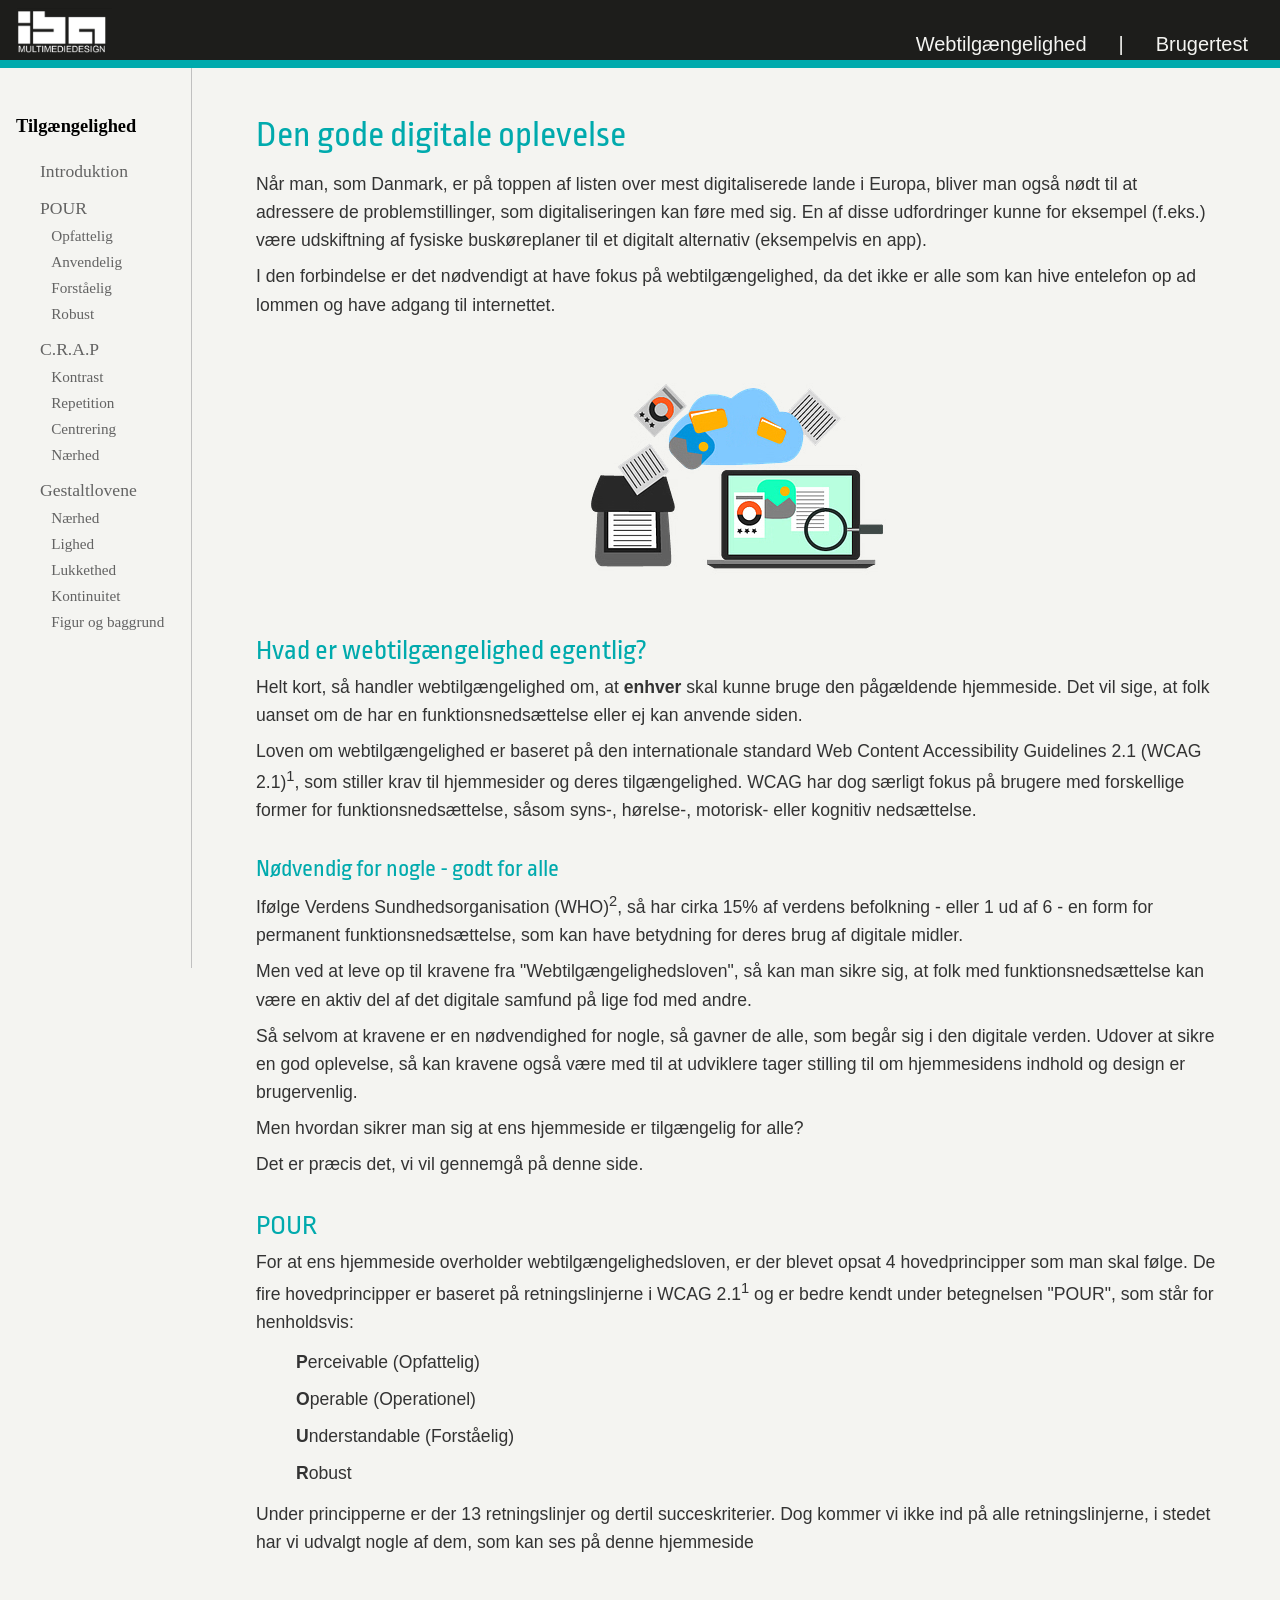
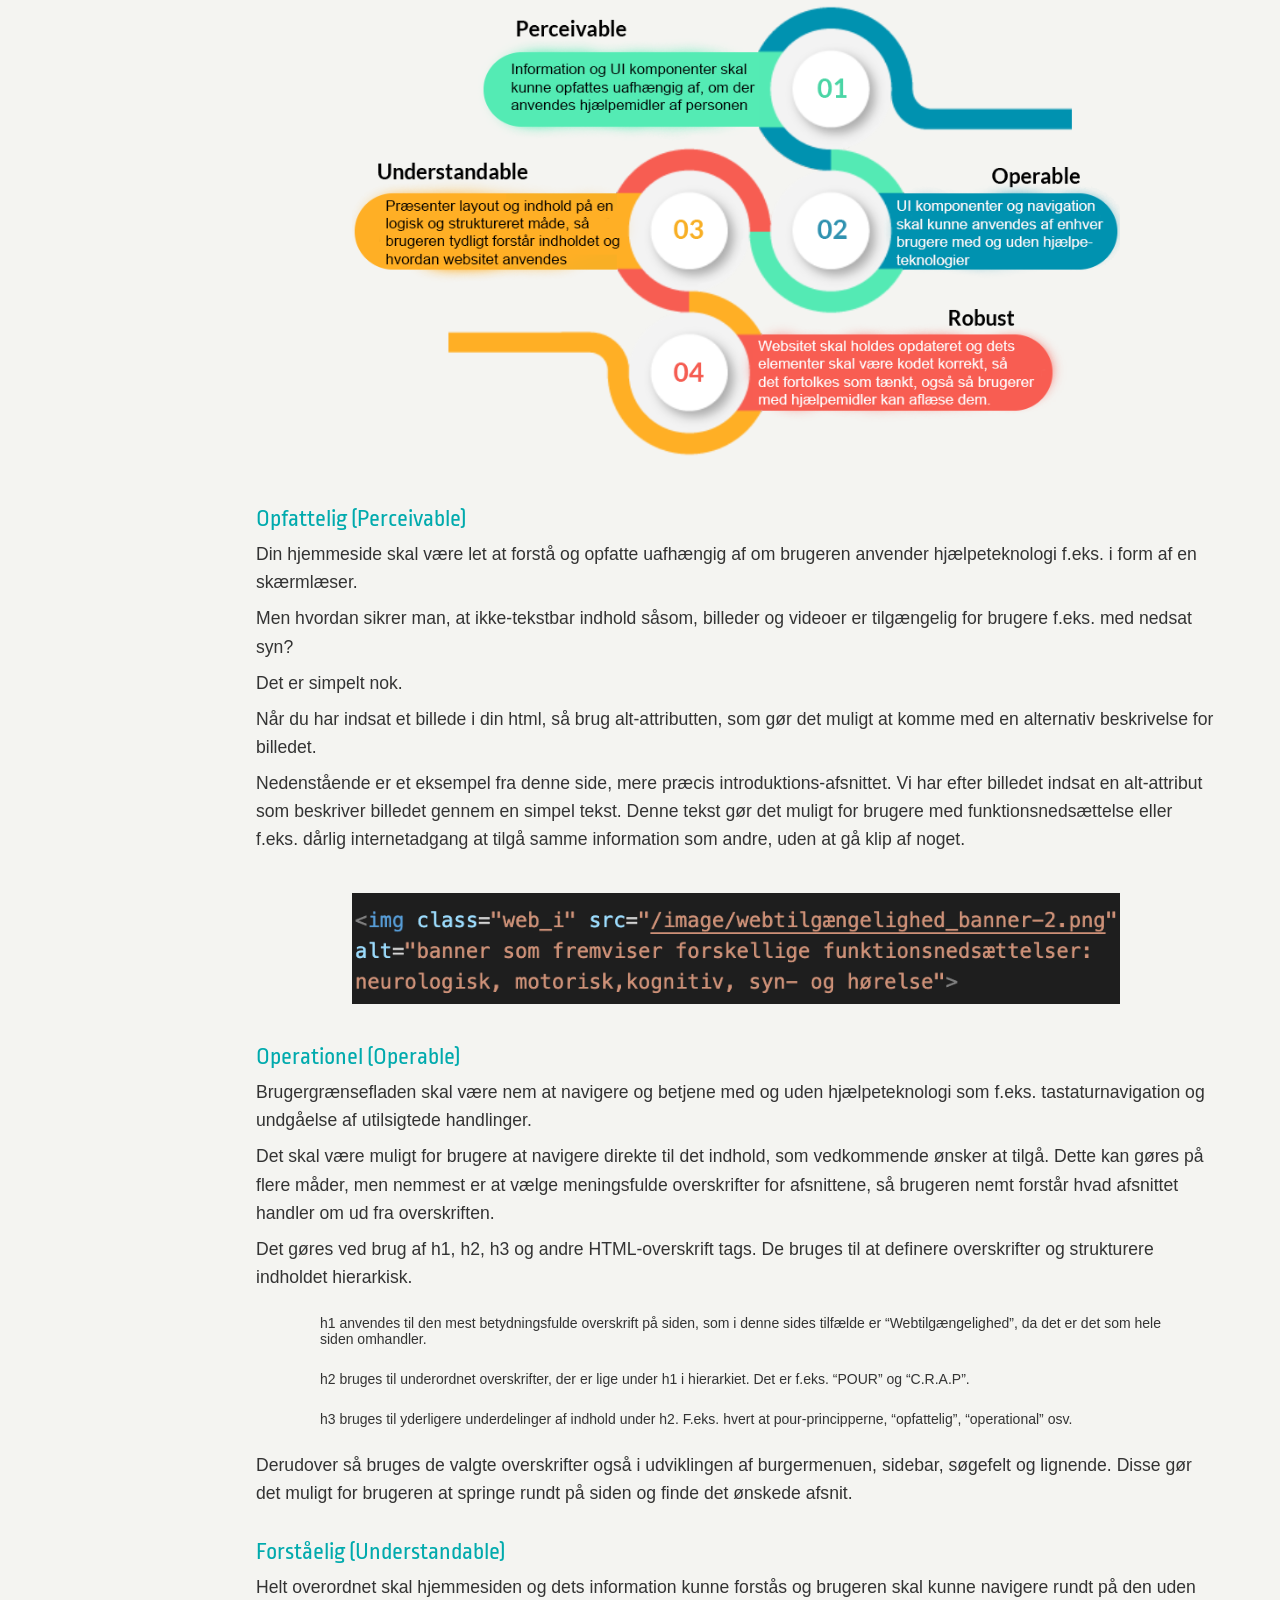
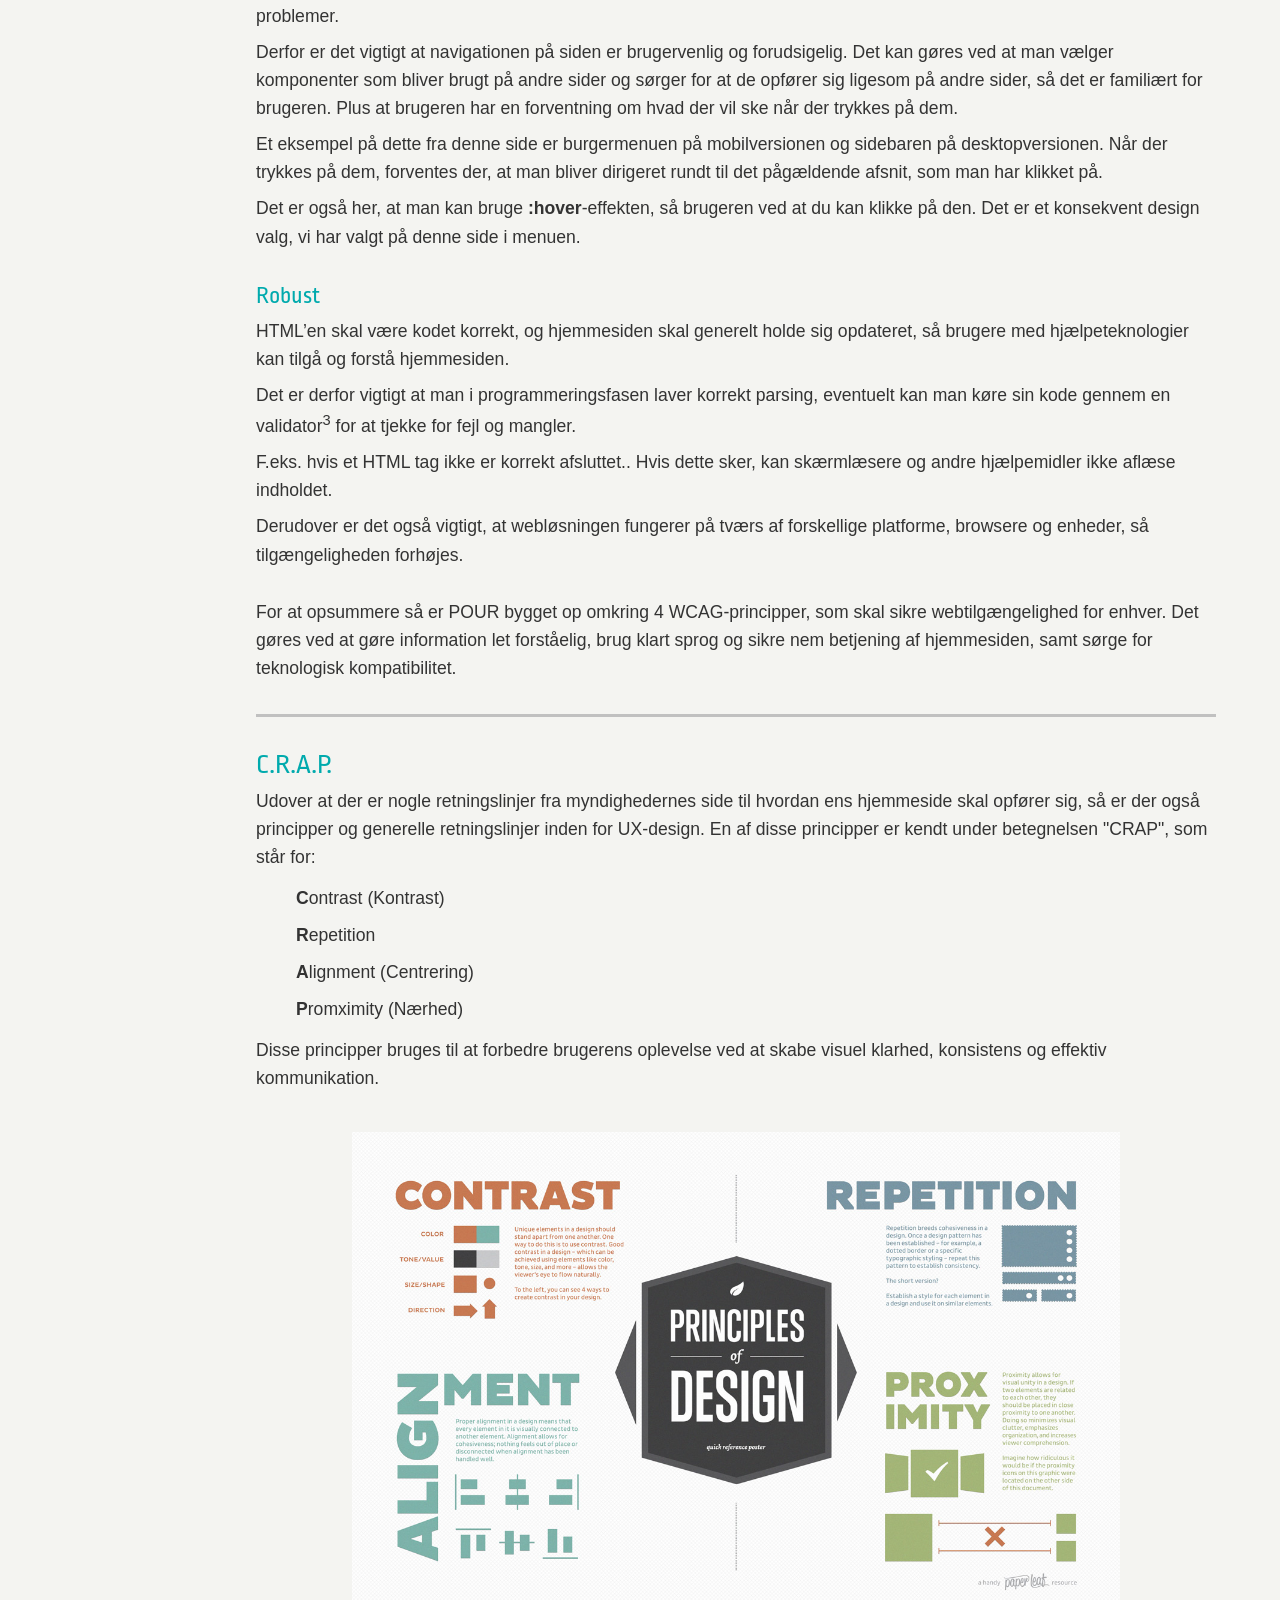
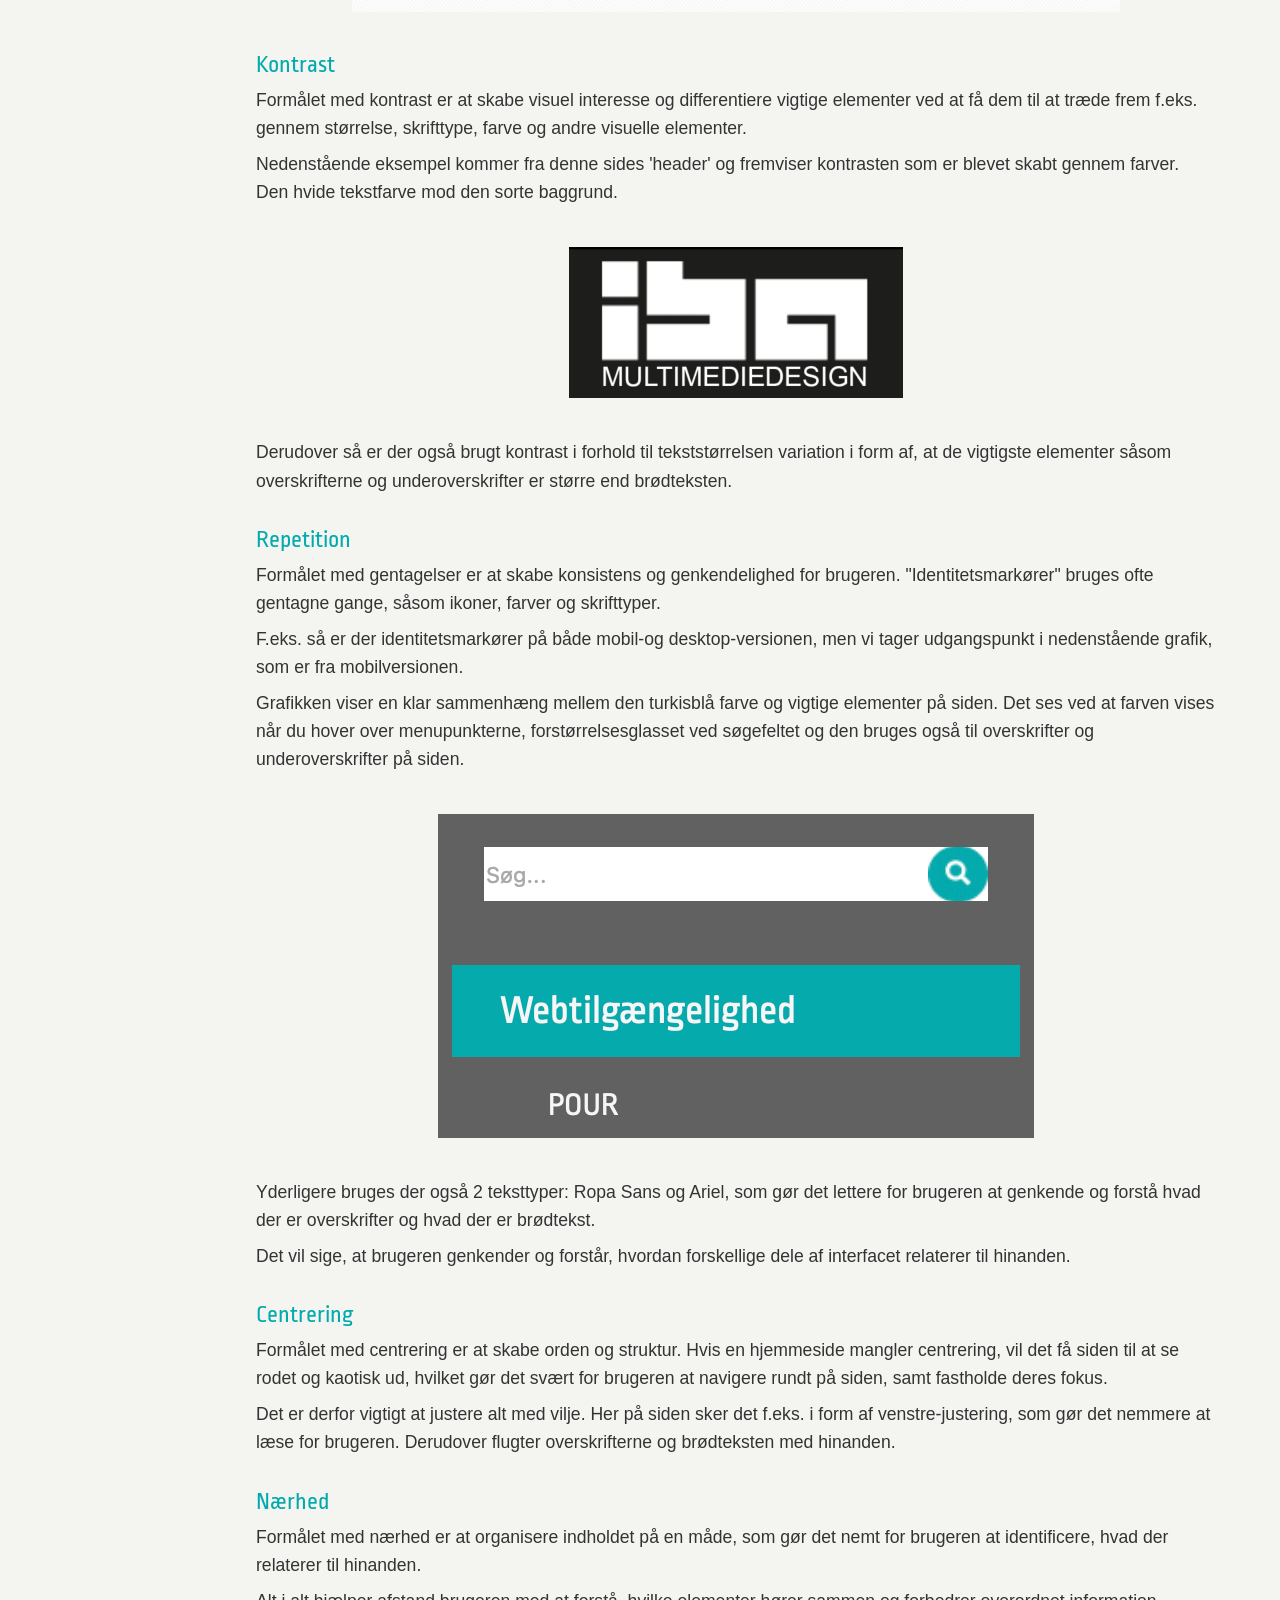
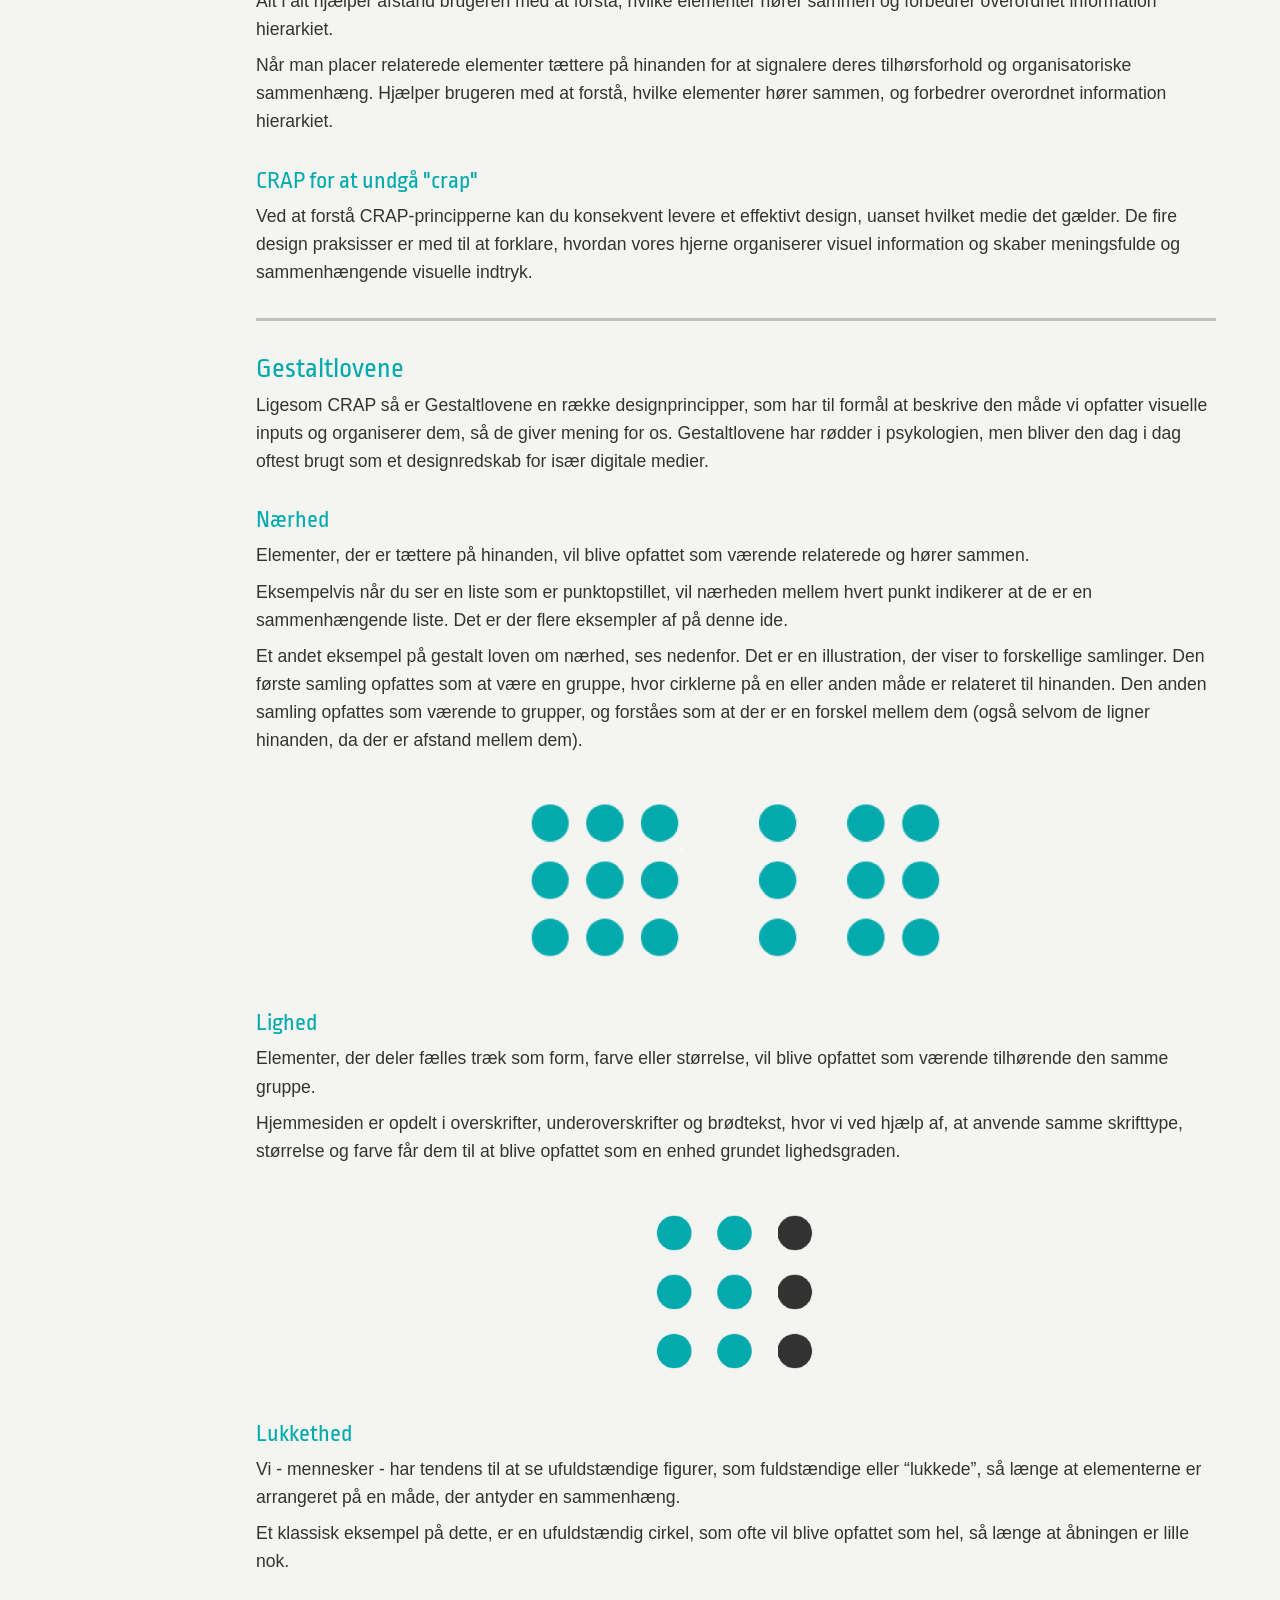
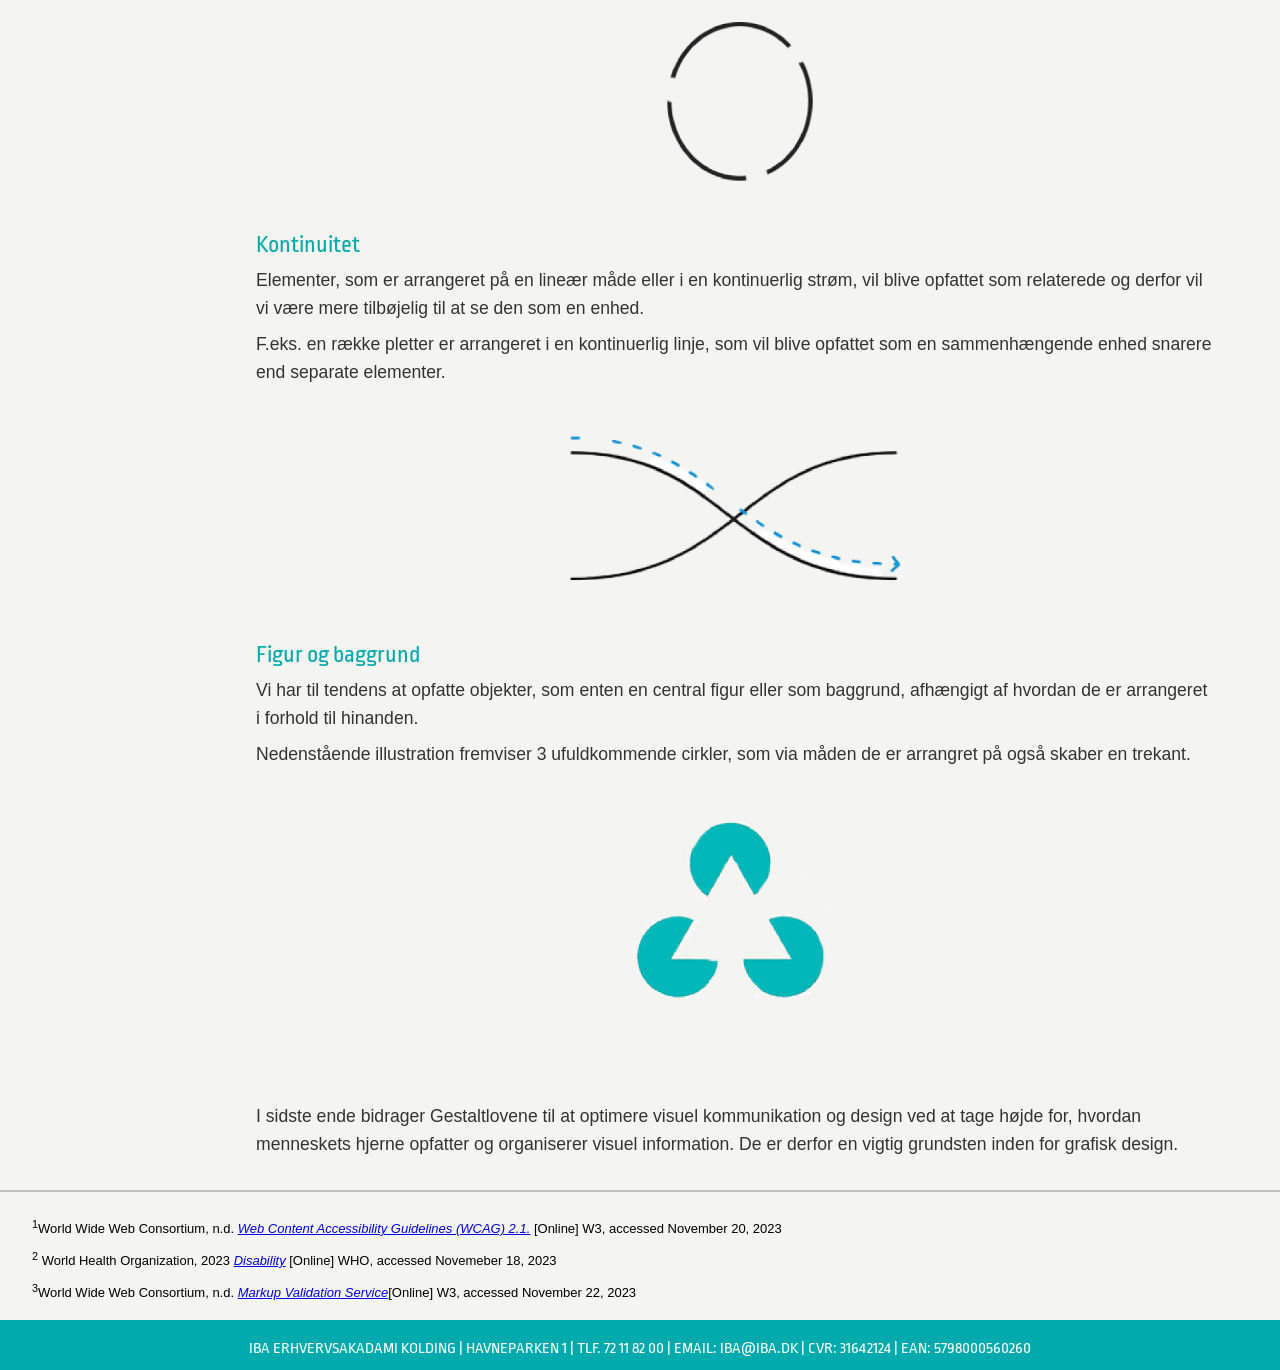
<file: index.html>
<!DOCTYPE html>
<html lang="da">

<head>
  <meta charset="UTF-8">
  <meta name="viewport" content="width=device-width, initial-scale=1.0">
  <title>Webtilgængelighed</title>
  <link rel="stylesheet" href="style.css">
</head>

<body>
  <header>
    <div class="header_content"><img class="iba" alt="iba multimediedesign logo" src="logo.png">

      <!--Navigation til desktopversion-->
      <nav class="nav_menu">
        <ul class="menu_text2">
          <li><a class="menu_item2" href="index.html">Webtilgængelighed</a></li>
          <li class="space">|</li>
          <li><a class="menu_item2" href="brugertest.html">Brugertest</a></li>
        </ul>
      </nav>
    </div>
    <div class="colour"></div>

    <!-- Burgermenu til mobilversionen-->
    <div class="hamburger-menu">
      <input id="menu_toggle" type="checkbox" />
      <label class="menu_btn" for="menu_toggle">
        <span></span>
      </label>

      <nav class="menu_box">
        <div class="search">
          <input type="text" placeholder="Søg..." name="search">
          <div class="search_button"></div>
        </div>
        <ul class="menu_text">
          <li><a class="menu_item" href="index.html">Webtilgængelighed</a></li>
          <li><a class="menu_items" href="#pour">POUR</a></li>
          <li><a class="menu_items" href="#crap">CRAP-Principperne</a></li>
          <li><a class="menu_items" href="#gestalt">Gestaltlovene</a></li>
          <li><a class="menu_item" href="brugertest.html">Brugertest</a></li>
        </ul>
      </nav>
    </div>
  </header>
  <!--Laver en div/wrapper som er omkring main-content og sidebar, ligesom det er beskrevet på dev.to, da <main> kun må have et barn.-->
  <div class="wrapper">
    <div class="sidebar">
      <h5>Tilgængelighed</h5>
      <ul class="sidebar_list">
        <li class="sidebar_"><a href="#intro">Introduktion</a></li>
        <li class="sidebar_"><a href="#pour">POUR</a></li>
        <li class="sidebar_2"><a href="#per">Opfattelig</a></li>
        <li class="sidebar_2"><a href="#op">Anvendelig</a></li>
        <li class="sidebar_2"><a href="#un">Forståelig</a></li>
        <li class="sidebar_2"><a href="#ro">Robust</a></li>
        <li class="sidebar_"><a href="#crap">C.R.A.P</a></li>
        <li class="sidebar_2"><a href="#con">Kontrast</a></li>
        <li class="sidebar_2"><a href="#rep">Repetition</a></li>
        <li class="sidebar_2"><a href="#cen">Centrering</a></li>
        <li class="sidebar_2"><a href="#nae">Nærhed</a></li>
        <li class="sidebar_"><a href="#gestalt">Gestaltlovene</a></li>
        <li class="sidebar_2"><a href="#nae2">Nærhed</a></li>
        <li class="sidebar_2"><a href="#ligh">Lighed</a></li>
        <li class="sidebar_2"><a href="#luk">Lukkethed</a></li>
        <li class="sidebar_2"><a href="#kon">Kontinuitet</a></li>
        <li class="sidebar_2"><a href="#fb">Figur og baggrund</a></li>
      </ul>
    </div>
    <main>
      <!-- Nedenstående laves for at vi kan style hovedelementet i css'en -->
      <section>
        <h1>Den gode digitale oplevelse</h1>

        <p>Når man, som Danmark, er på toppen af listen over mest digitaliserede lande i Europa, bliver man også nødt til at adressere de problemstillinger, som digitaliseringen kan føre med sig. En af disse udfordringer kunne for eksempel (f.eks.) være udskiftning af fysiske buskøreplaner til et digitalt alternativ (eksempelvis en app).</p>
        <p>I den forbindelse er det nødvendigt at have fokus på webtilgængelighed, da det ikke er alle som kan hive entelefon op ad lommen og have adgang til internettet.</p>

        <!--Nød til at lave en div for billedet, da det ellers påvirker tidligere tags og ender med at se helt gakgak ud-->

        <img class="digital_i" src="digital.png"
          alt="illustration af digitalisering: Fra papir til digitale løsninger">

        <h2 id="intro">Hvad er webtilgængelighed egentlig?</h2>
        <p>Helt kort, så handler webtilgængelighed om, at <b>enhver</b> skal kunne bruge den pågældende hjemmeside. Det vil sige, at folk uanset om de har en funktionsnedsættelse eller ej kan anvende siden.</p>
        <p>Loven om webtilgængelighed er baseret på den internationale standard Web Content Accessibility Guidelines 2.1 (WCAG 2.1)<sub>1</sub>, som stiller krav til hjemmesider og deres tilgængelighed. WCAG har dog særligt fokus på brugere med forskellige former for funktionsnedsættelse, såsom syns-, hørelse-, motorisk- eller kognitiv
        nedsættelse. </p>

        <img class="web_i" src="webtilgængelighed_banner-2.png"
          alt="banner som fremviser forskellige funktionsnedsættelser: neurologisk, motorisk,kognitiv, syn- og hørelse">

        <h3>Nødvendig for nogle - godt for alle</h3>

        <p>Ifølge Verdens Sundhedsorganisation (WHO)<sub>2</sub>, så har cirka 15% af verdens befolkning - eller 1 ud af 6 - en form for permanent funktionsnedsættelse, som kan have betydning for deres brug af digitale midler.
        </p>
       <p>Men ved at leve op til kravene fra "Webtilgængelighedsloven", så kan man sikre sig, at folk med funktionsnedsættelse kan være en aktiv del af det digitale samfund på lige fod med andre. </p>
        <p>Så selvom at kravene er en nødvendighed for nogle, så gavner de alle, som begår sig i den digitale verden. Udover at sikre en god oplevelse, så kan kravene også være med til at udviklere tager stilling til om hjemmesidens indhold og design er brugervenlig.</p>
        <p>Men hvordan sikrer man sig at ens hjemmeside er tilgængelig for alle?</p>
        <p>Det er præcis det, vi vil gennemgå på denne side.</p>
    
        


        <h2 id="pour">POUR</h2>
        <p>For at ens hjemmeside overholder webtilgængelighedsloven, er der blevet opsat 4 hovedprincipper som man skal følge. De fire hovedprincipper er baseret på retningslinjerne i WCAG 2.1<sub>1</sub> og er bedre kendt under betegnelsen "POUR", som står for henholdsvis: </p>
        <ul class="pour">
          <li><b>P</b>erceivable (Opfattelig)</li>
          <li><b>O</b>perable (Operationel)</li>
          <li><b>U</b>nderstandable (Forståelig)</li>
          <li><b>R</b>obust</li>
        </ul>
        <p>Under principperne er der 13 retningslinjer og dertil succeskriterier. Dog kommer vi ikke ind på alle retningslinjerne, i stedet har vi udvalgt nogle af dem, som kan ses på denne hjemmeside</p>

        <img class="pour_i" src="pour.png"
          alt="illustration af de fire hovedprincipper i pour, og hvad de hver står for. 1. Opfattelig betyder, at information og komponenter skal kunne opfattes uafhængig af om der anvendes hjælpeteknologier. 2. Anvendlig betyder, at komponenter og navigation skal kunne betjenes af hjælpeteknologier og ikke kun mus. 3. Forståelig betyder, at layout og indhold skal være opsat på en logisk og struktureret måde, så brugeren tydligt kan forstå indholdet og hvordan siden anvendes. 4. Robust betyder at hjemmesiden skal opdateres så at ny hjælpeteknologi kan bruges til aflæsning, samt med korrekt opmærkning af elementer">

        <h3 id="per">Opfattelig (Perceivable)</h3>
        <p>Din hjemmeside skal være let at forstå og opfatte uafhængig af om brugeren anvender hjælpeteknologi f.eks. i form af en skærmlæser.</p>
        <p>Men hvordan sikrer man, at ikke-tekstbar indhold såsom, billeder og videoer er tilgængelig for brugere f.eks. med nedsat syn?</p>
        <p>Det er simpelt nok.</p>
        <p>Når du har indsat et billede i din html, så brug alt-attributten, som gør det muligt at komme med en
        alternativ beskrivelse for billedet. </p>
        <p>Nedenstående er et eksempel fra denne side, mere præcis introduktions-afsnittet. Vi har efter billedet indsat
        en alt-attribut som beskriver billedet gennem en simpel tekst. Denne tekst gør det muligt for brugere med funktionsnedsættelse eller f.eks. dårlig internetadgang at tilgå samme information som andre, uden at gå klip
        af noget. </p>
        <img class="per_i" src="screenshot1.png" alt="skærmbillede af alternativ tekst fra billedet digital_i">
        <h3 id="op">Operationel (Operable)</h3>
        <p>Brugergrænsefladen skal være nem at navigere og betjene med og uden hjælpeteknologi som f.eks. tastaturnavigation og undgåelse af utilsigtede handlinger.</p>
        <p>Det skal være muligt for brugere at navigere direkte til det indhold, som vedkommende ønsker at tilgå. Dette kan gøres på flere måder, men nemmest er at vælge meningsfulde overskrifter for afsnittene, så brugeren nemt
        forstår hvad afsnittet handler om ud fra overskriften.</p>
        <p>Det gøres ved brug af h1, h2, h3 og andre HTML-overskrift tags. De bruges til at definere overskrifter og strukturere indholdet hierarkisk.</p>
        <ul class="op_l">
          <li>h1 anvendes til den mest betydningsfulde overskrift på siden, som i denne sides tilfælde er “Webtilgængelighed”, da det er det som hele siden omhandler.</li>
          <li>h2 bruges til underordnet overskrifter, der er lige under h1 i hierarkiet. Det er f.eks. “POUR” og “C.R.A.P”.</li>
          <li>h3 bruges til yderligere underdelinger af indhold under h2. F.eks. hvert at pour-principperne, “opfattelig”, “operational” osv. </li>
        </ul>
        <p>Derudover så bruges de valgte overskrifter også i udviklingen af burgermenuen, sidebar, søgefelt og lignende. Disse gør det muligt for brugeren at springe rundt på siden og finde det ønskede afsnit.</p>
        <h3 id="un"> Forståelig (Understandable)</h3>
        <p>Helt overordnet skal hjemmesiden og dets information kunne forstås og brugeren skal kunne navigere rundt på den uden problemer.</p>
        <p>Derfor er det vigtigt at navigationen på siden er brugervenlig og forudsigelig. Det kan gøres ved at man vælger komponenter som bliver brugt på andre sider og sørger for at de opfører sig ligesom på andre sider, så det er familiært for brugeren. Plus at brugeren har en forventning om hvad der vil ske når der trykkes på dem.
        </p>
        <p>Et eksempel på dette fra denne side er burgermenuen på mobilversionen og sidebaren på desktopversionen. Når der trykkes på dem, forventes der, at man bliver dirigeret rundt til det pågældende afsnit, som man har klikket på. </p>
        <p>Det er også her, at man kan bruge <b>:hover</b>-effekten, så brugeren ved at du kan klikke på den. Det er et konsekvent design valg, vi har valgt på denne side i menuen.</p>
        <h3 id="ro">Robust</h3>
        <p>HTML’en skal være kodet korrekt, og hjemmesiden skal generelt holde sig opdateret, så brugere med hjælpeteknologier kan tilgå og forstå hjemmesiden. </p>
        <p>Det er derfor vigtigt at man i programmeringsfasen laver korrekt parsing, eventuelt kan man køre sin kode gennem en validator<sub>3</sub> for at tjekke for fejl og mangler. </p>
        <p>F.eks. hvis et HTML tag ikke er korrekt afsluttet.. Hvis dette sker, kan skærmlæsere og andre hjælpemidler ikke aflæse indholdet. </p>
        <p>Derudover er det også vigtigt, at webløsningen fungerer på tværs af forskellige platforme, browsere og enheder, så tilgængeligheden forhøjes. </p>
        <!--ved godt at br-tagget er lidt udskældt, men vil gerne have en ekstra linje afstand mellem de her to afsnit, og kunne ikke lige hurske en hurtigere måde i øjeblikket. -->
        <br>
        <p>For at opsummere så er POUR bygget op omkring 4 WCAG-principper, som skal sikre webtilgængelighed for enhver. Det gøres ved at gøre information let forståelig, brug klart sprog og sikre nem betjening af hjemmesiden, samt sørge for teknologisk kompatibilitet. </p>
        <div class="split"></div>
        <h2 id="crap">C.R.A.P.</h2>
        <p>Udover at der er nogle retningslinjer fra myndighedernes side til hvordan ens hjemmeside skal opfører sig, så er der også principper og generelle retningslinjer inden for UX-design. En af disse principper er kendt under betegnelsen "CRAP", som står for:</p>
        <ul class="crap">
          <li><b>C</b>ontrast (Kontrast)</li>
          <li><b>R</b>epetition</li>
          <li><b>A</b>lignment (Centrering)</li>
          <li><b>P</b>romximity (Nærhed)</li>
        </ul>
        <p>Disse principper bruges til at forbedre brugerens oplevelse ved at skabe visuel klarhed, konsistens og effektiv kommunikation.</p>
        <img class="crap_i" src="crap.jpg"
          alt="overblik over design-princippet CRAP, omhandlende kontrast, repetition, centrering og nærhed">

        <h3 id="con">Kontrast</h3>
        <p>Formålet med kontrast er at skabe visuel interesse og differentiere vigtige elementer ved at få dem til at træde frem f.eks. gennem størrelse, skrifttype, farve og andre visuelle elementer.</p>
        <p>Nedenstående eksempel kommer fra denne sides 'header' og fremviser kontrasten som er blevet skabt gennem farver. Den hvide tekstfarve mod den sorte baggrund. </p>
            <img class="con_i" src="contrast.png"
              alt="hjemmesidens logo, IBA i store fed bogstaver med markant mindre skrift nedenunder, hvor der står 'multimediedesign'">
            <p>Derudover så er der også brugt kontrast i forhold til tekststørrelsen variation i form af, at de vigtigste elementer såsom overskrifterne og underoverskrifter er større end brødteksten.</p>

            <h3 id="rep">Repetition</h3>
            <p>Formålet med gentagelser er at skabe konsistens og genkendelighed for brugeren. "Identitetsmarkører" bruges ofte gentagne gange, såsom ikoner, farver og skrifttyper.</p>
            <p>F.eks. så er der identitetsmarkører på både mobil-og desktop-versionen, men vi tager udgangspunkt i nedenstående grafik, som er fra mobilversionen. </p>
            <p>Grafikken viser en klar sammenhæng mellem den turkisblå farve og vigtige elementer på siden. Det ses ved at farven vises når du hover over menupunkterne, forstørrelsesglasset ved søgefeltet og den bruges også til overskrifter og underoverskrifter på siden.</p>
           <img class="rep_i"  src="repetition.png"
            alt="screenshot af mobilversionens åben burgermenu, som viser den gentagende brug af turkis farve ved aktiv-effekt og forstørrelsesglasset i samme farve. Den farve bruges også til overskrifterne">
    
            <p>Yderligere bruges der også 2 teksttyper: Ropa Sans og Ariel, som gør det lettere for brugeren at genkende og forstå hvad der er overskrifter og hvad der er brødtekst.</p>
            <p>Det vil sige, at brugeren genkender og forstår, hvordan forskellige dele af interfacet relaterer til hinanden.</p>

            <h3 id="cen">Centrering</h3>
            <p>Formålet med centrering er at skabe orden og struktur. Hvis en hjemmeside mangler centrering, vil det få siden til at se rodet og kaotisk ud, hvilket gør det svært for brugeren at navigere rundt på siden, samt fastholde deres fokus. </p>
            <p>Det er derfor vigtigt at justere alt med vilje. Her på siden sker det f.eks. i form af venstre-justering, som gør det nemmere at læse for brugeren. Derudover flugter overskrifterne og brødteksten med hinanden.
            </p>

            <h3 id="nae">Nærhed</h3>
            <p>Formålet med nærhed er at organisere indholdet på en måde, som gør det nemt for brugeren at identificere, hvad der relaterer til hinanden.</p>
            <p>Alt i alt hjælper afstand brugeren med at forstå, hvilke elementer hører sammen og forbedrer overordnet information hierarkiet. </p>
            <p>Når man placer relaterede elementer tættere på hinanden for at signalere deres tilhørsforhold og organisatoriske sammenhæng. Hjælper brugeren med at forstå, hvilke elementer hører sammen, og forbedrer overordnet information hierarkiet. </p>

            <h3>CRAP for at undgå "crap"</h3>
            <p>Ved at forstå CRAP-principperne kan du konsekvent levere et effektivt design, uanset hvilket medie det gælder. De fire design praksisser er med til at forklare, hvordan vores hjerne organiserer visuel information og skaber meningsfulde og sammenhængende visuelle indtryk. </p>

            <div class="split"></div>

            <h2 id="gestalt">Gestaltlovene</h2>
            <p>Ligesom CRAP så er Gestaltlovene en række designprincipper, som har til formål at beskrive den måde vi opfatter visuelle inputs og organiserer dem, så de giver mening for os. Gestaltlovene har rødder i psykologien, men bliver den dag i dag oftest brugt som et designredskab for især digitale medier.</p>

            <h3 id="nae2">Nærhed</h3>
            <p>Elementer, der er tættere på hinanden, vil blive opfattet som værende relaterede og hører sammen. </p>
            <p>Eksempelvis når du ser en liste som er punktopstillet, vil nærheden mellem hvert punkt indikerer at de er en sammenhængende liste. Det er der flere eksempler af på denne ide.</p>
            <p>Et andet eksempel på gestalt loven om nærhed, ses nedenfor. Det er en illustration, der viser to forskellige samlinger. Den første samling opfattes som at være en gruppe, hvor cirklerne på en eller anden måde er relateret til hinanden. Den anden samling opfattes som værende to grupper, og forståes som at der er en forskel mellem dem (også selvom de ligner hinanden, da der er afstand mellem dem). </p>

            <img class="nae_i" src="naer.png" alt="3 rækker med 3 cirkler, som lægger sig op ad hinanden. Mellemrum. 1 række med 3 cirkler, større mellemrum og så 2 rækker med 3 cirkler.">


            <h3 id="ligh">Lighed</h3>
            <p>Elementer, der deler fælles træk som form, farve eller størrelse, vil blive opfattet som værende tilhørende den samme gruppe. </p>
            <p>Hjemmesiden er opdelt i overskrifter, underoverskrifter og brødtekst, hvor vi ved hjælp af, at anvende samme skrifttype, størrelse og farve får dem til at blive opfattet som en enhed grundet lighedsgraden.</p>
            <img class="lighed_i" src="lighed.png" alt="tre rækker med tre cirkler i hver række. To af rækkerne er blå og tredje række er sort.">

            <h3 id="luk">Lukkethed</h3>
            <p>Vi - mennesker - har tendens til at se ufuldstændige figurer, som fuldstændige eller “lukkede”, så længe at elementerne er arrangeret på en måde, der antyder en sammenhæng.</p>
            <p>Et klassisk eksempel på dette, er en ufuldstændig cirkel, som ofte vil blive opfattet som hel, så længe at åbningen er lille nok. </p>
            <img class="luk_i" src="lukket.png" alt="en cirkel med 3 små huller">

            <h3 id="kon">Kontinuitet</h3>
            <p>Elementer, som er arrangeret på en lineær måde eller i en kontinuerlig strøm, vil blive opfattet som relaterede og derfor vil vi være mere tilbøjelig til at se den som en enhed. </p>
            <p>F.eks. en række pletter er arrangeret i en kontinuerlig linje, som vil blive opfattet som en sammenhængende enhed snarere end separate elementer.</p>
            <img class="kon_i" src="kon.png" alt="To linjer som møder hinanden, hvor en tredje lægger sig ovenfor men istedet for at værende sammenhængende er den lavet af en række-pletter.">

            <h3 id="fb">Figur og baggrund</h3>
            <p>Vi har til tendens at opfatte objekter, som enten en central figur eller som baggrund, afhængigt af hvordan de er arrangeret i forhold til hinanden. </p>
            <p>Nedenstående illustration fremviser 3 ufuldkommende cirkler, som via måden de er arrangret på også  skaber en trekant.</p>
            <img class="fb_i" src="fb.png" alt="fremviser 3 ufuldkommende cirkler, som i midten viser en trekant grundet måden cirklerne er arrangeret på">
            <br>
            <p>I sidste ende bidrager Gestaltlovene til at optimere visuel kommunikation og design ved at tage højde for, hvordan menneskets hjerne opfatter og organiserer visuel information. De er derfor en vigtig grundsten inden for grafisk design.
            </p>
      </section>



    </main>
  </div>
  <footer>
    <div class="footnote">
      <p><sub>1</sub>World Wide Web Consortium, n.d. <a href="https://www.w3.org/WAI/fundamentals/accessibility-intro/"><i>Web Content Accessibility Guidelines (WCAG) 2.1.</i></a> [Online] W3, accessed November 20, 2023</p>
      <p><sub>2</sub> World Health Organization, 2023 <a href="https://www.who.int/news-room/fact-sheets/detail/disability-and-health"><i>Disability</i></a> [Online] WHO, accessed Novemeber 18, 2023</p> 
      <p><sub>3</sub>World Wide Web Consortium, n.d. <a href="https://validator.w3.org/#validate_by_upload"><i>Markup Validation Service</i></a>[Online] W3, accessed November 22, 2023</p>
    </div>

    <div class="container">
      <p>
        IBA Erhvervsakadami Kolding | Havneparken 1 | Tlf. 72 11 82 00 | Email: iba@iba.dk | cvr: 31642124 | ean:
        5798000560260</p>
    </div>
  </footer>

</body>

<script>
  var toggle = document.getElementById("menu_toggle")

  var menuItems = document.getElementsByClassName("menu_items")

  for (var i = 0; i < menuItems.length; i++) {
    menuItems[i].addEventListener('click', () => {
      toggle.checked = false;
    })
  }
</script>

</html>
</file>
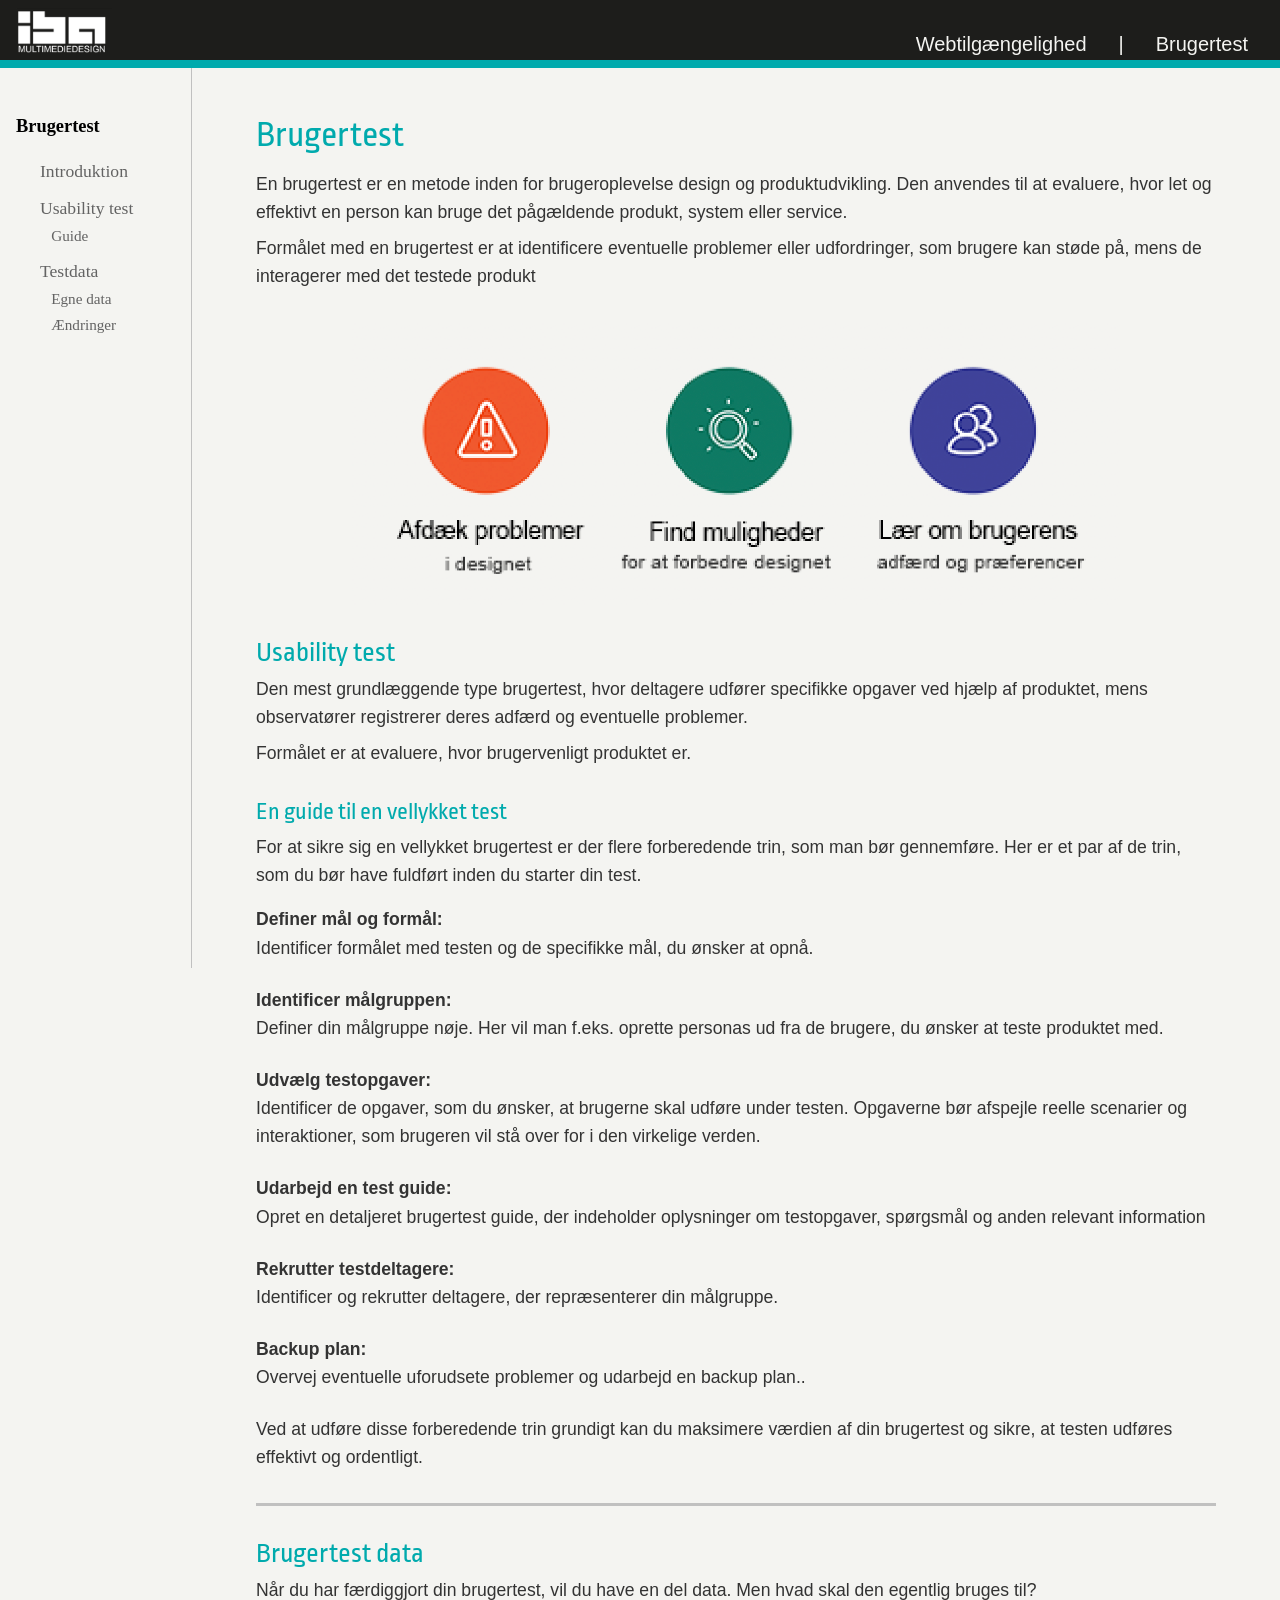
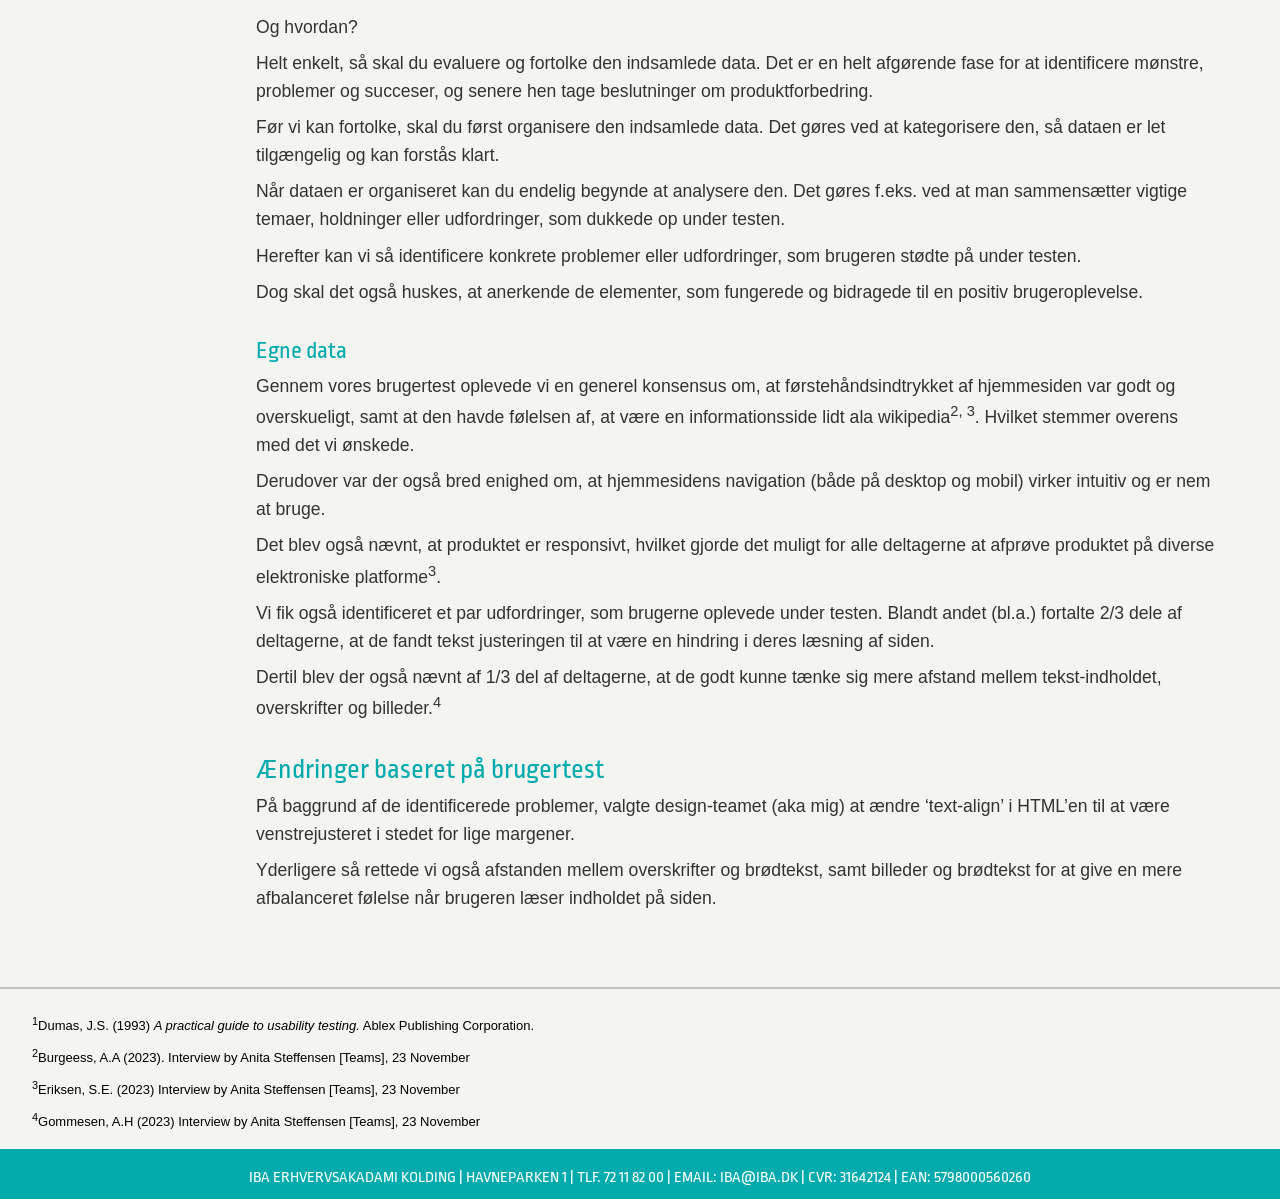
<file: brugertest.html>
<!DOCTYPE html>
<html lang="da">

<head>
  <meta charset="UTF-8">
  <meta name="viewport" content="width=device-width, initial-scale=1.0">
  <title>Brugertest</title>
  <link rel="stylesheet" href="style.css">
</head>

<body>
  <header>
    <div class="header_content"><img class="iba" alt="iba multimediedesign logo" src="logo.png">
      <!--Navigation til desktopversion-->
      <nav class="nav_menu">
        <ul class="menu_text2">
          <li><a class="menu_item2" href="index.html">Webtilgængelighed</a></li>
          <li class="space">|</li>
          <li><a class="menu_item2" href="brugertest.html">Brugertest</a></li>
        </ul>
      </nav>
    </div>
    <div class="colour"></div>

    <!-- Burgermenu til mobilversionen-->
    <div class="hamburger-menu">
      <input id="menu_toggle" type="checkbox" />
      <label class="menu_btn" for="menu_toggle">
        <span></span>
      </label>

      <nav class="menu_box">
        <div class="search">
          <input type="text" placeholder="Søg..." name="search">
          <div class="search_button"></div>
        </div>
        <ul class="menu_text">
          <li><a class="menu_item" a href="brugertest.html">Brugertest</a></li>
          <li><a class="menu_item" href="index.html">Webtilgængelighed</a></li>
          <li><a class="menu_items" href="#pour">POUR</a></li>
          <li><a class="menu_items" href="#crap">CRAP-Principperne</a></li>
          <li><a class="menu_items" href="#gestalt">Gestaltlovene</a></li>
        </ul>
      </nav>
    </div>
  </header>

  <!--Laver en div/wrapper som er omkring main-content og sidebar, ligesom det er beskrevet på dev.to, da <main> kun må have et barn.-->
    <div class="wrapper">
      <div class="sidebar">
        <h5>Brugertest</h5>
        <ul class="sidebar_list">
          <li class="sidebar_"><a href="#intro">Introduktion</a></li>
          <li class="sidebar_"><a href="#u_test">Usability test</a></li>
          <li class="sidebar_2"><a href="#guide">Guide</a></li>
          <li class="sidebar_"><a href="#data">Testdata</a></li>
          <li class="sidebar_2"><a href="#v_data">Egne data</a></li>
          <li class="sidebar_2"><a href="#after">Ændringer</a></li>
    
        </ul>
      </div>
    <main>
      <section>
        <h1 id="intro">Brugertest</h1>
        <p>En brugertest er en metode inden for brugeroplevelse design og produktudvikling. Den anvendes til at evaluere, hvor let og effektivt en person kan bruge det pågældende produkt, system eller service. </p>
        <p>Formålet med en brugertest er at identificere eventuelle problemer eller udfordringer, som brugere kan støde på, mens de interagerer med det testede produkt
          </p>
          <img class="utest_i" src="guide.png" alt="billede af tre vigtige points for brugertest: identificer problemet i designet, find forbedringer til designet og lær din målgruppe at kende.">
        <h2 id="u_test">Usability test</h2>
        <p>Den mest grundlæggende type brugertest, hvor deltagere udfører specifikke opgaver ved hjælp af produktet, mens observatører registrerer deres adfærd og eventuelle problemer. </p>
        <p>Formålet er at evaluere, hvor brugervenligt produktet er.</p>

        <h3 id="guide">En guide til en vellykket test</h3>
        <p>For at sikre sig en vellykket brugertest er der flere forberedende trin, som man bør gennemføre. Her er et par  af de trin, som du bør have fuldført inden du starter din test.</p>

        <div class="guide">
          <p class="h_guide">Definer mål og formål:</p>
          <p class="_guide">Identificer formålet med testen og de specifikke mål, du ønsker at opnå.</p>
          <p class="h_guide">Identificer målgruppen:</p>
          <p class="_guide">Definer din målgruppe nøje. Her vil man f.eks. oprette personas ud fra de brugere, du ønsker at teste produktet med.</p>
          <p class="h_guide">Udvælg testopgaver:</p>
          <p class="_guide">Identificer de opgaver, som du ønsker, at brugerne skal udføre under testen. Opgaverne bør afspejle reelle scenarier og interaktioner, som brugeren vil stå over for i den virkelige verden.</p>
          <p class="h_guide">Udarbejd en test guide:</p>
          <p class="_guide">Opret en detaljeret brugertest guide, der indeholder oplysninger om testopgaver, spørgsmål og anden relevant information</p>
          <p class="h_guide">Rekrutter testdeltagere:</p>
          <p class="_guide">Identificer og rekrutter deltagere, der repræsenterer din målgruppe.</p>
          <p class="h_guide">Backup plan:</p>
          <p class="_guide">Overvej eventuelle uforudsete problemer og udarbejd en backup plan..</p>
          </div>
        <p>Ved at udføre disse forberedende trin grundigt kan du maksimere værdien af din brugertest og sikre, at testen udføres effektivt og ordentligt.</p>

        <div class="split"></div>


        <h2 id="data">Brugertest data</h2>
        <p>Når du har færdiggjort din brugertest, vil du have en del data. Men hvad skal den egentlig bruges til?</p>
        <p>Og hvordan?</p>
        
        <p>Helt enkelt, så skal du evaluere og fortolke den indsamlede data. Det er en helt afgørende fase for at identificere mønstre, problemer og succeser, og senere hen tage beslutninger om produktforbedring.</p>
        <p>Før vi kan fortolke, skal du først organisere den indsamlede data. Det gøres ved at kategorisere den, så dataen er let tilgængelig og kan forstås klart. </p>
        <p>Når dataen er organiseret kan du endelig begynde at analysere den. Det gøres f.eks. ved at man sammensætter vigtige temaer, holdninger eller udfordringer, som dukkede op under testen. </p> <p>Herefter kan vi så identificere konkrete problemer eller udfordringer, som brugeren stødte på under testen. </p>
        <p>Dog skal det også huskes, at anerkende de elementer, som fungerede og bidragede til en positiv brugeroplevelse.</p>

        <h3 id="v_data">Egne data</h3>
        <p>Gennem vores brugertest oplevede vi en generel konsensus om, at førstehåndsindtrykket af hjemmesiden var godt og overskueligt, samt at den havde følelsen af, at være en informationsside lidt ala wikipedia<sub>2, 3</sub>. Hvilket stemmer overens med det vi ønskede. </p> <p>Derudover var der også bred enighed om, at hjemmesidens navigation (både på desktop og mobil) virker intuitiv og er nem at bruge.</p> 
        <p>Det blev også nævnt, at produktet er responsivt, hvilket gjorde det muligt for alle deltagerne at afprøve produktet på diverse elektroniske platforme<sub>3</sub>. </p>
        <p>Vi fik også identificeret et par udfordringer, som brugerne oplevede under testen. Blandt andet (bl.a.) fortalte 2/3 dele af deltagerne, at de fandt tekst justeringen til at være en hindring i deres læsning af siden. </p>
        <p>Dertil blev der også nævnt af 1/3 del af deltagerne, at de godt kunne tænke sig mere afstand mellem tekst-indholdet, overskrifter og billeder.<sub>4</sub></p>

        <h2 id="after">Ændringer baseret på brugertest</h2>
        <p>På baggrund af de identificerede problemer, valgte design-teamet (aka mig) at ændre ‘text-align’ i HTML’en til at være venstrejusteret i stedet for lige margener. </p> 
        <p>Yderligere så rettede vi også afstanden mellem overskrifter og brødtekst, samt billeder og brødtekst for at give en mere afbalanceret følelse når brugeren læser indholdet på siden.</p>
        <br>
        <br>
       
      </section>
    </main>
  </div>

  <footer>
    <footer>
      <div class="footnote">
        <p><sub>1</sub>Dumas, J.S. (1993) <i>A practical guide to usability testing.</i> Ablex Publishing Corporation.
        </p>
        <p><sub>2</sub>Burgeess, A.A (2023). Interview by Anita Steffensen [Teams], 23 November</p>
        <p><sub>3</sub>Eriksen, S.E. (2023) Interview by Anita Steffensen [Teams], 23 November</p>
        <p><sub>4</sub>Gommesen, A.H (2023) Interview by Anita Steffensen [Teams], 23 November</p>

      </div>

      <div class="container">
        <p>
          IBA Erhvervsakadami Kolding | Havneparken 1 | Tlf. 72 11 82 00 | Email: iba@iba.dk | cvr: 31642124 | ean:
          5798000560260</p>
      </div>
    </footer>

</body>

<script>
  var toggle = document.getElementById("menu_toggle")

  var menuItems = document.getElementsByClassName("menu_items")

  for (var i = 0; i < menuItems.length; i++) {
    menuItems[i].addEventListener('click', () => {
      toggle.checked = false;
    })
  }
</script>

</html>
</file>
<file: style.css>
@font-face {
    font-family: ropa sans;
    src: url("RopaSans-Regular.ttf");
}

*{
    margin:0;
    box-sizing: border-box;
  
}

header{
    background:#1D1D1B;
    color:#F4F4F1;
}

main{
  margin-bottom: 2rem;
}

.iba{
  max-height: 3.5rem;
  display: block;
  padding-top: 0.5rem;
  padding-left:1rem;
}

.colour{
  background-color: #00AAAD;
  margin-top: 0.25rem;
  height: 0.5rem;

}

.wrapper{
    background:#F4F4F1;
    display: flex;
    justify-content: space-between;
    
}

/*Flere af testpersonerne + Morten har nævnt det med at text-align vil give mest hvis den er venstresidet. Det har jeg så fikset, selvom jeg er mere til justify, da det giver et mere æstetisk look.*/
section {
  max-width: 80vw;
  margin-top:0.5rem;
  font-family:Arial, Helvetica, sans-serif;
  font-size: 1.1rem;
  color:#333333;
  overflow-x:hidden;
  text-align: left;
}

h1{
    margin-top: 2.5rem;
    margin-bottom: 1rem;
    font-family: ropa sans;
    font-size: 2.25rem;
    color:#00AAAD;
    font-weight: 400;
    text-align: left;
}

h2{
    margin-top: 2rem;
    font-family: ropa sans;
    font-size: 1.75rem;
    color:#00AAAD;
    font-weight: 200;
    text-align: left;
}

h3{
  margin-top: 2rem;
  font-family: ropa sans;
  font-size: 1.5rem;
  color:#00AAAD;
  font-weight: lighter;
  text-align: left;
}

p{
  margin-top: 0.5rem;
  line-height: 1.6;
  text-wrap: break-word;
  
}

/*tal til footnote*/
sub{
  vertical-align: super;
  font-size: smaller;
}

.digital_i{
  max-width: 80%;
  display:flex;
  margin: 2rem auto;
}

.web_i{
  max-height:25rem; 
  max-width: 80%;
  display:flex;
  margin: 3rem auto;
} 

.pour{
  margin:0.5rem auto;
  
}
.pour li{
  margin:1rem;
  margin-left:0;
  list-style: none;
  
}

.pour_i{
  max-width: 80%;
  display: flex;
  margin: 3rem auto;
}


.per_i{
  max-width: 80%;
  display: flex;
  margin:2.5rem auto;
}

.op_l li{
  margin:1.5rem;
  list-style: none;
  font-size: 0.875rem;
  font-weight: lighter;
}

.crap li{
  margin:1rem 0;
  list-style: none;
}
.crap_i{
  max-width: 80%;
  display: flex;
  margin:2.5rem auto;
}

.con_i{
  max-width: 100%;
  display: flex;
  margin:2.5rem auto;
}
.rep_i{
  max-width: 80%;
  display: flex;
  margin:2.5rem auto;
}

.pro_i{
  max-width: 80%;
  display: flex;
  margin:3rem auto;
}

.fb_i{
  max-width: 80%;
  max-height:15rem;
  display: flex;
  margin:2rem auto;
}

.lighed_i{
  max-width: 80%;
  max-height:12rem;
  display: flex;
  margin:2rem auto;
}

.luk_i {
  max-width: 80%;
  max-height:12rem;
  display: flex;
  margin:2rem auto;
}

.kon_i{
  max-width: 80%;
  max-height:12rem;
  display: flex;
  margin:2rem auto;
}

.nae_i{
  max-width: 80%;
  max-height:12rem;
  display: flex;
  margin:2rem auto;
}

.split{
  border-top: solid 0.2rem;
  color: silver;
  margin-top:2rem;
}

.utest_i{
  max-width: 80%;
  display: flex;
  margin:2rem auto;
}

.guide{
  margin: 1rem auto;
}

.h_guide{
  font-weight: bold;
  margin: 0;
}

._guide {
  margin-top:0rem;
  margin-bottom: 1.5rem;
  list-style:none;
  
}

/*Del af footeren*/
.footnote{
  padding: 1rem 2rem ;
  font-size: small;
  font-family: Arial, Helvetica, sans-serif;
  background-color: #F4F4F1;
  border-top:solid 0.15rem;
  border-color: silver;
}



.container{
  background-color: #00AAAD;
  text-align: center;
  padding: 0.5rem;
  color: white;
  font-size: 1rem;
  font-family: ropa sans;
  font-weight: 400;
  text-transform: uppercase;
}

/*mobil version - laves ud fra anbefaling om mindre skærme (mobile og mindre tablets) */
@media only screen and (max-width: 600px) {
  /*Det her er grimt, hvis den ikke sættes til en speciel height for mobile version, så det var lige hvad der kunne gøres i øjeblikket*/
  header{
    height:4.2rem;
  }
  main {
    margin: 0 auto;
  }
  /*'fjernelse' af desktop-versionens tags*/
  .nav_menu{
    display: none;
  }
  aside{
    display:none;
  }
  .sidebar{
    display: none;
  }



  /* inspiration til burgermenuen til mobilversionen er fundet på codepen.io (https://codepen.io/andreykrokhin/pen/mGEqja)*/
  #menu_toggle {
    opacity: 0;
  }
  
  #menu_toggle:checked ~ .menu_btn > span {
    transform: rotate(45deg);
  }
  #menu_toggle:checked ~ .menu_btn > span::before {
    top: 0;
    transform: rotate(0);
  }
  #menu_toggle:checked ~ .menu_btn > span::after {
    top: 0;
    transform: rotate(90deg);
  }
  #menu_toggle:checked ~ .menu_box {
    visibility: visible;
    left: 0;
  }
  
  .menu_btn {
    display: flex;
    align-items: center;
    position: absolute;
    top: 1.25rem;
    right: 1.5rem;
  
    width: 1.6rem;
    height: 1.6rem;
  
    cursor: pointer;
    z-index: 1;
  }
  
  .menu_btn > span,
  .menu_btn > span::before,
  .menu_btn > span::after {
    display: block;
    position: absolute;
  
    width: 100%;
    height: 0.125rem;
  
    background-color: #F4F6F8;
  
    transition-duration: .25s;
  }
  .menu_btn > span::before {
    content: '';
    top: -0.5rem;
  }
  .menu_btn > span::after {
    content: '';
    top: 0.5rem;
  }
  
  .menu_box {
    display: block;
    position: fixed;
    visibility: hidden;
    top: 0;
    left: -100%;
  
    width: 18.75rem;
    height: 100%;
  
    margin: 0;
    padding: 5rem 0;
  
    list-style: none;
  
    background-color: #616161;
    transition-duration: .25s;
  }
  
  .menu_item {
    display: block;
    padding: 0.75rem 1.5rem;
    color: #F4F6F8;
    text-decoration: none;
    transition-duration: .25s;
  }

  .menu_items{
    display: block;
    padding: 1rem 1.5rem;
    padding-left:3rem;
    color: #F4F6F8;
    text-decoration: none;
    transition-duration: .25s;
  }

  .menu_item:hover,
  .menu_items:hover  {
    background-color: #00AAAD;
  }

  nav ul {
    list-style: none;
    padding:0.5rem;
    display: block;
    color: #F4F6F8;
    font-family: 'ropa sans', sans-serif;
    font-size: 1.25rem;
    font-weight: 400;
    text-decoration: none;
  }
  nav ul .menu_items{
    font-size: 1rem;
  }


  /* search bar right align*/
  .search input[type=text]{
    width:100%;
    height:100%;
    border: none;
  }
     
  .search{
    display: flex;
    align-items: center;
    margin-left: 1.5rem;
    height: 1.7rem;
    margin-right: 1.5rem;
    margin-bottom: 1.5rem;
    background-color: white;
  }
     
  .search_button{
    background-image: url('buttons.jpg');
    background-size: 100%;
    background-repeat: no-repeat;
    background-position: center;
    font-size: 0.8125rem;
    border: none;
    cursor: pointer;
    height: 100%;
    width: 2.125rem;
  } 
}

/*desktop version*/
@media only screen and (min-width: 600px) {
  /*ved godt at den overflower mærkligt på nogle width. Ved ikke lige hvordan jeg fikser det*/
  main{
    padding:0 4rem;
    width: 100%;
  }
  /*Fjernelse af mobile-version*/
  .hamburger-menu{
    display: none;
  }

  .web_i{
    display: none;
  }
   /*topnavigation for desktopversion*/
  .header_content{
    display:flex;
    justify-content: space-between;
    align-items: end;
  }

  .menu_text2{
    font-family: Arial, Helvetica, sans-serif;
    display: flex;
    list-style: none;
    margin-right:2rem;
    gap:2rem;
    font-size: 1.25rem;
  }

  
  .menu_item2{
      color:#F4F4F1;
      text-decoration: none;
  }

  .menu_item2:hover{
      color: #00AAAD;
  }

   .space{
      cursor:default;
  }
    
  .sidebar {
    max-width: 20%;
    min-width: 12rem;
    border-right:solid 0.1rem;
    border-color: silver;
    max-height: 100vh;
  }

 
  h5{
    margin-top: 3rem;
    padding-left:1rem;
    padding-bottom: 0.5rem;
    font-size: 1.15rem;
  }

 
  .sidebar_list li{
    list-style: none;
  }
    
  .sidebar_{
    margin-top: 1rem;
    font-size: 1.1rem;

  }

  .sidebar_ a{
    text-decoration: none;
    color: #636363;
    
  }
  
.sidebar_ a:hover,
.sidebar_2 a:hover{
    color: #00AAAD;
  }
  .sidebar_2{
    margin-top:0.5rem;
    margin-left:0.7rem;
    font-size: 0.95rem;
  }
.sidebar_2 a{
  text-decoration: none;
  color: #636363;
}
  
  .sidebar_ 
  body {
    background-color: #F4F4F1;
    font-family: Arial, Helvetica, sans-serif;

  }
  .sidebar {
    position: -webkit-sticky;
    position: sticky;
    top:0;
  }

  .digital{
    height:25rem;
  }
}
</file>
